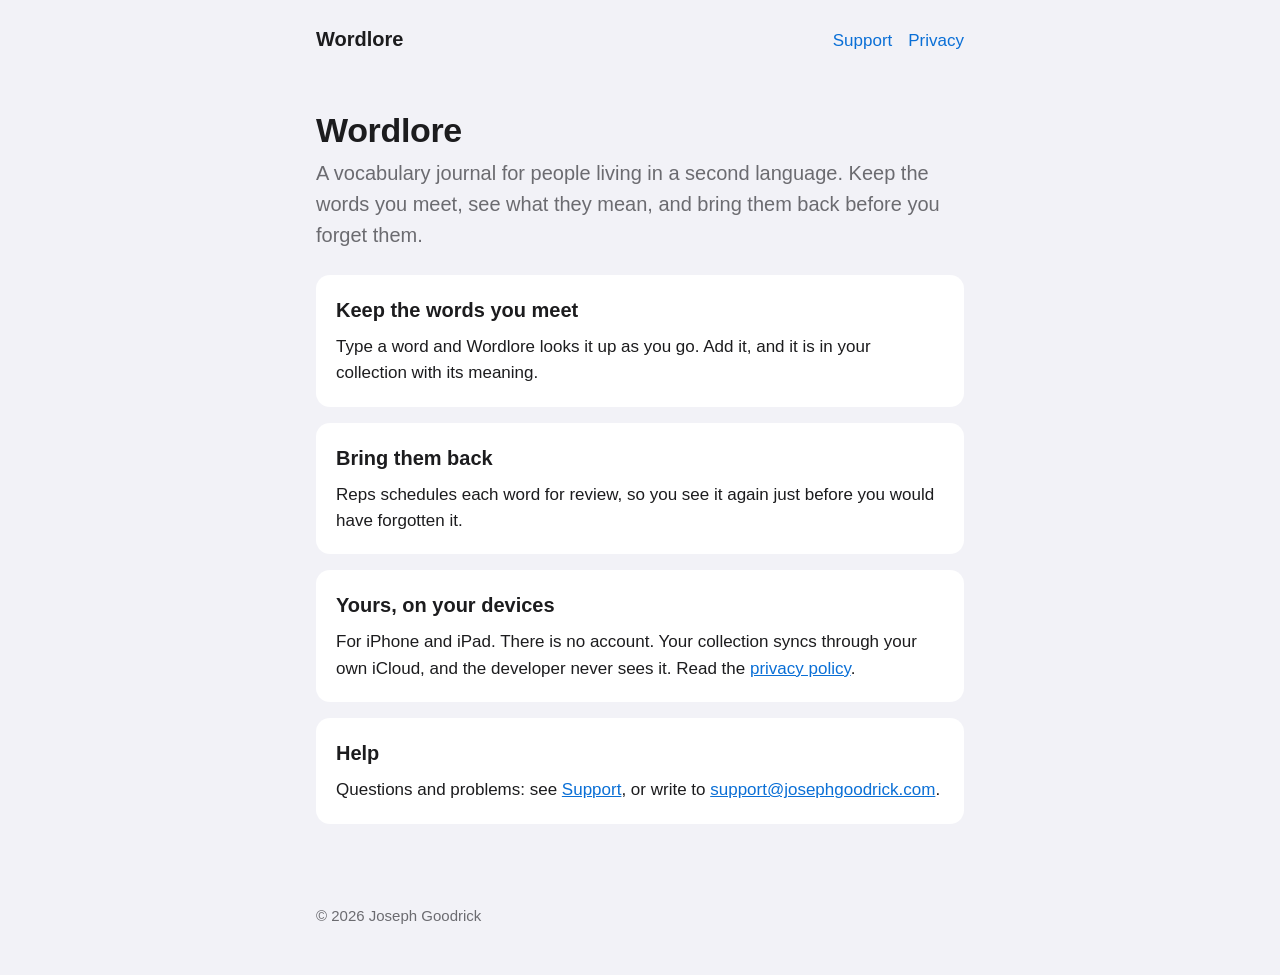
<file: index.html>
<!doctype html>
<html lang="en">
<head>
    <meta charset="utf-8">
    <meta name="viewport" content="width=device-width, initial-scale=1">
    <title>Wordlore · Vocabulary Journal</title>
    <meta name="description" content="Wordlore is a vocabulary journal for people living in a second language.">
    <link rel="stylesheet" href="style.css">
</head>
<body>
<header class="site">
    <a class="brand" href="./">Wordlore</a>
    <nav><a href="support/">Support</a><a href="privacy/">Privacy</a></nav>
</header>
<main>
    <h1>Wordlore</h1>
    <p class="lede">A vocabulary journal for people living in a second language. Keep the words you meet, see what they mean, and bring them back before you forget them.</p>

    <section class="card">
        <h2>Keep the words you meet</h2>
        <p>Type a word and Wordlore looks it up as you go. Add it, and it is in your collection with its meaning.</p>
    </section>

    <section class="card">
        <h2>Bring them back</h2>
        <p>Reps schedules each word for review, so you see it again just before you would have forgotten it.</p>
    </section>

    <section class="card">
        <h2>Yours, on your devices</h2>
        <p>For iPhone and iPad. There is no account. Your collection syncs through your own iCloud, and the developer never sees it. Read the <a href="privacy/">privacy policy</a>.</p>
    </section>

    <section class="card">
        <h2>Help</h2>
        <p>Questions and problems: see <a href="support/">Support</a>, or write to <a href="mailto:support@josephgoodrick.com">support@josephgoodrick.com</a>.</p>
    </section>
</main>
<footer>© 2026 Joseph Goodrick</footer>
</body>
</html>
</file>
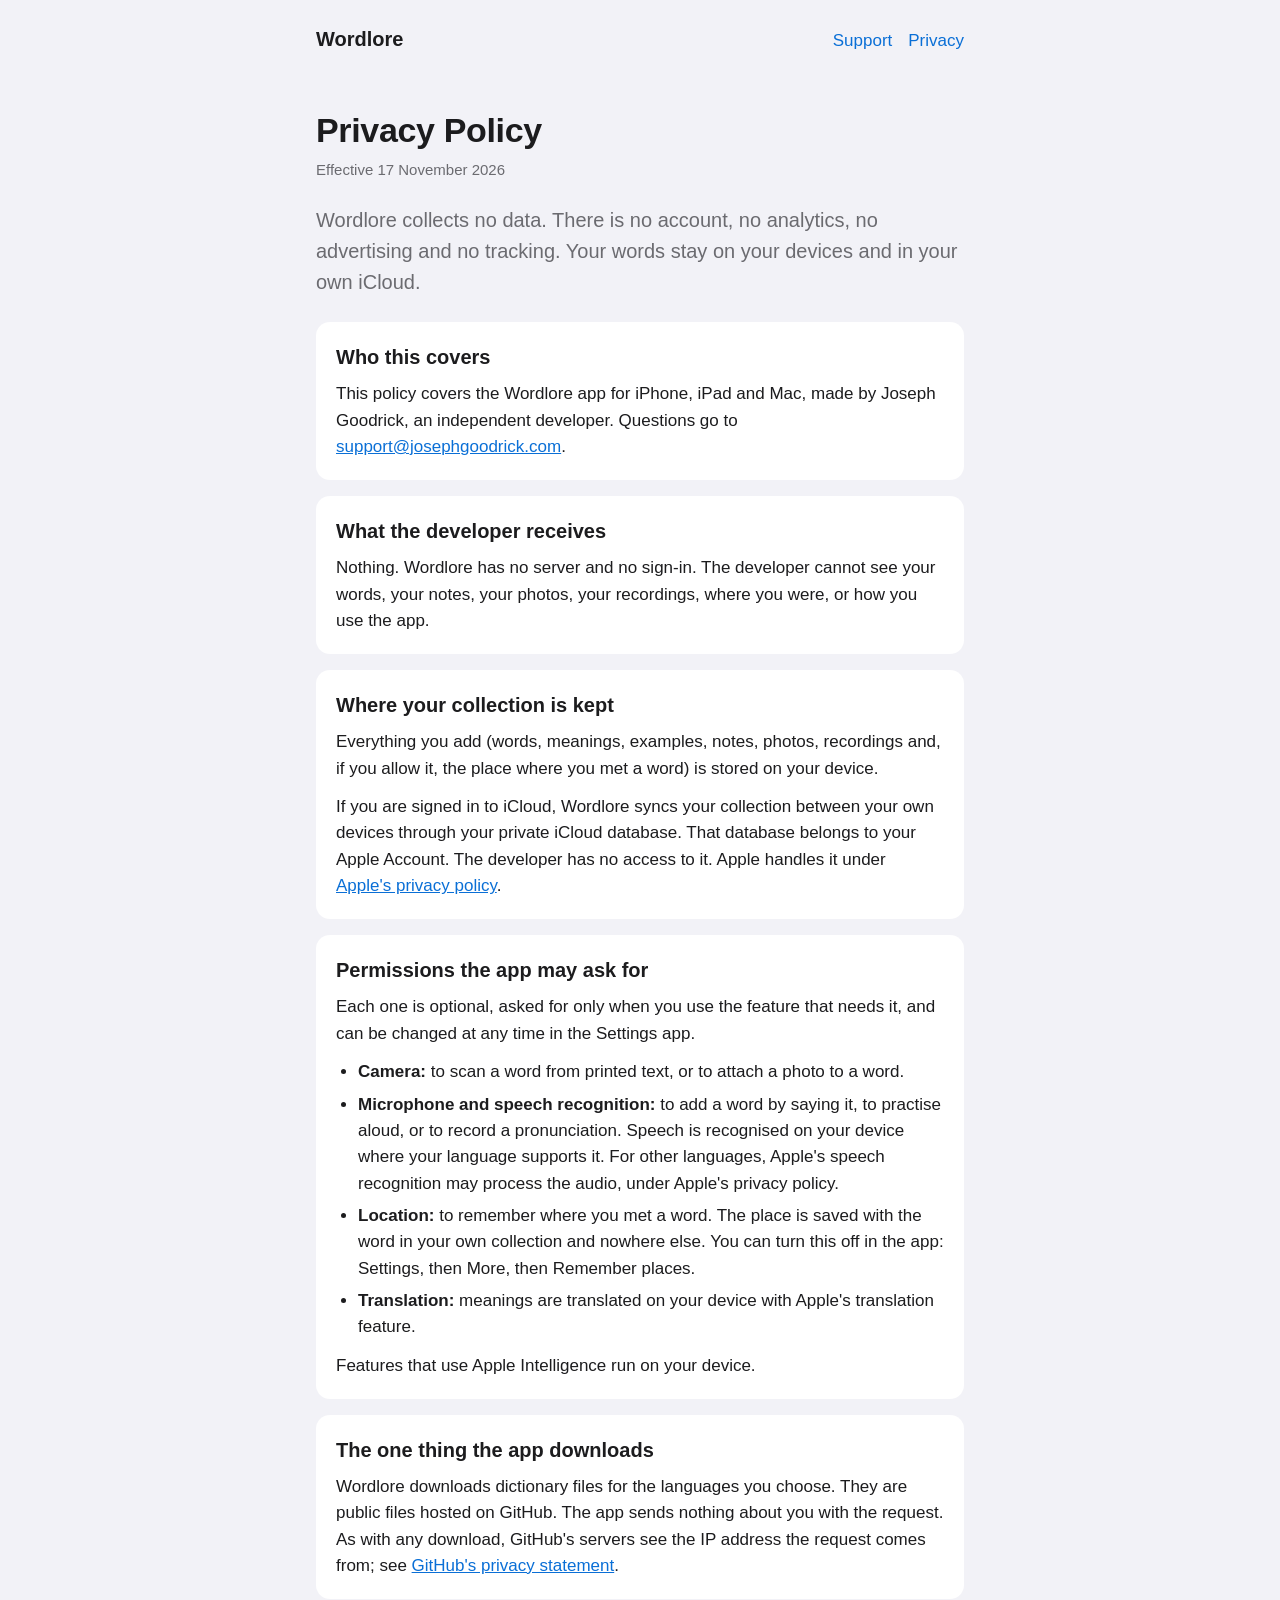
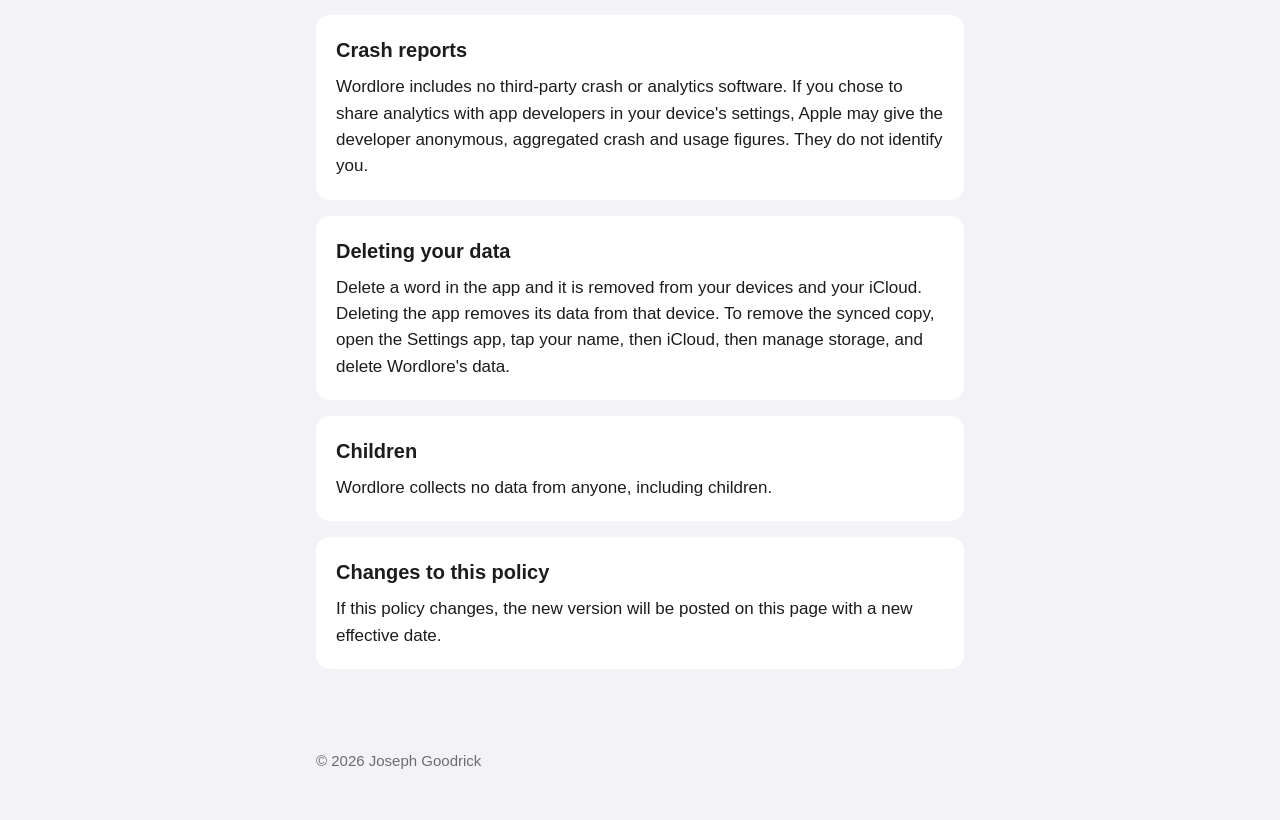
<file: privacy/index.html>
<!doctype html>
<html lang="en">
<head>
    <meta charset="utf-8">
    <meta name="viewport" content="width=device-width, initial-scale=1">
    <title>Privacy Policy · Wordlore</title>
    <meta name="description" content="Wordlore collects no data. Your words stay on your devices and in your own iCloud.">
    <link rel="stylesheet" href="../style.css">
</head>
<body>
<header class="site">
    <a class="brand" href="../">Wordlore</a>
    <nav><a href="../support/">Support</a><a href="./">Privacy</a></nav>
</header>
<main>
    <h1>Privacy Policy</h1>
    <p class="meta">Effective 17 November 2026</p>
    <p class="lede">Wordlore collects no data. There is no account, no analytics, no advertising and no tracking. Your words stay on your devices and in your own iCloud.</p>

    <section class="card">
        <h2>Who this covers</h2>
        <p>This policy covers the Wordlore app for iPhone, iPad and Mac, made by Joseph Goodrick, an independent developer. Questions go to <a href="mailto:support@josephgoodrick.com">support@josephgoodrick.com</a>.</p>
    </section>

    <section class="card">
        <h2>What the developer receives</h2>
        <p>Nothing. Wordlore has no server and no sign-in. The developer cannot see your words, your notes, your photos, your recordings, where you were, or how you use the app.</p>
    </section>

    <section class="card">
        <h2>Where your collection is kept</h2>
        <p>Everything you add (words, meanings, examples, notes, photos, recordings and, if you allow it, the place where you met a word) is stored on your device.</p>
        <p>If you are signed in to iCloud, Wordlore syncs your collection between your own devices through your private iCloud database. That database belongs to your Apple Account. The developer has no access to it. Apple handles it under <a href="https://www.apple.com/legal/privacy/">Apple's privacy policy</a>.</p>
    </section>

    <section class="card">
        <h2>Permissions the app may ask for</h2>
        <p>Each one is optional, asked for only when you use the feature that needs it, and can be changed at any time in the Settings app.</p>
        <ul>
            <li><strong>Camera:</strong> to scan a word from printed text, or to attach a photo to a word.</li>
            <li><strong>Microphone and speech recognition:</strong> to add a word by saying it, to practise aloud, or to record a pronunciation. Speech is recognised on your device where your language supports it. For other languages, Apple's speech recognition may process the audio, under Apple's privacy policy.</li>
            <li><strong>Location:</strong> to remember where you met a word. The place is saved with the word in your own collection and nowhere else. You can turn this off in the app: Settings, then More, then Remember places.</li>
            <li><strong>Translation:</strong> meanings are translated on your device with Apple's translation feature.</li>
        </ul>
        <p>Features that use Apple Intelligence run on your device.</p>
    </section>

    <section class="card">
        <h2>The one thing the app downloads</h2>
        <p>Wordlore downloads dictionary files for the languages you choose. They are public files hosted on GitHub. The app sends nothing about you with the request. As with any download, GitHub's servers see the IP address the request comes from; see <a href="https://docs.github.com/site-policy/privacy-policies/github-general-privacy-statement">GitHub's privacy statement</a>.</p>
    </section>

    <section class="card">
        <h2>Crash reports</h2>
        <p>Wordlore includes no third-party crash or analytics software. If you chose to share analytics with app developers in your device's settings, Apple may give the developer anonymous, aggregated crash and usage figures. They do not identify you.</p>
    </section>

    <section class="card">
        <h2>Deleting your data</h2>
        <p>Delete a word in the app and it is removed from your devices and your iCloud. Deleting the app removes its data from that device. To remove the synced copy, open the Settings app, tap your name, then iCloud, then manage storage, and delete Wordlore's data.</p>
    </section>

    <section class="card">
        <h2>Children</h2>
        <p>Wordlore collects no data from anyone, including children.</p>
    </section>

    <section class="card">
        <h2>Changes to this policy</h2>
        <p>If this policy changes, the new version will be posted on this page with a new effective date.</p>
    </section>
</main>
<footer>© 2026 Joseph Goodrick</footer>
</body>
</html>
</file>
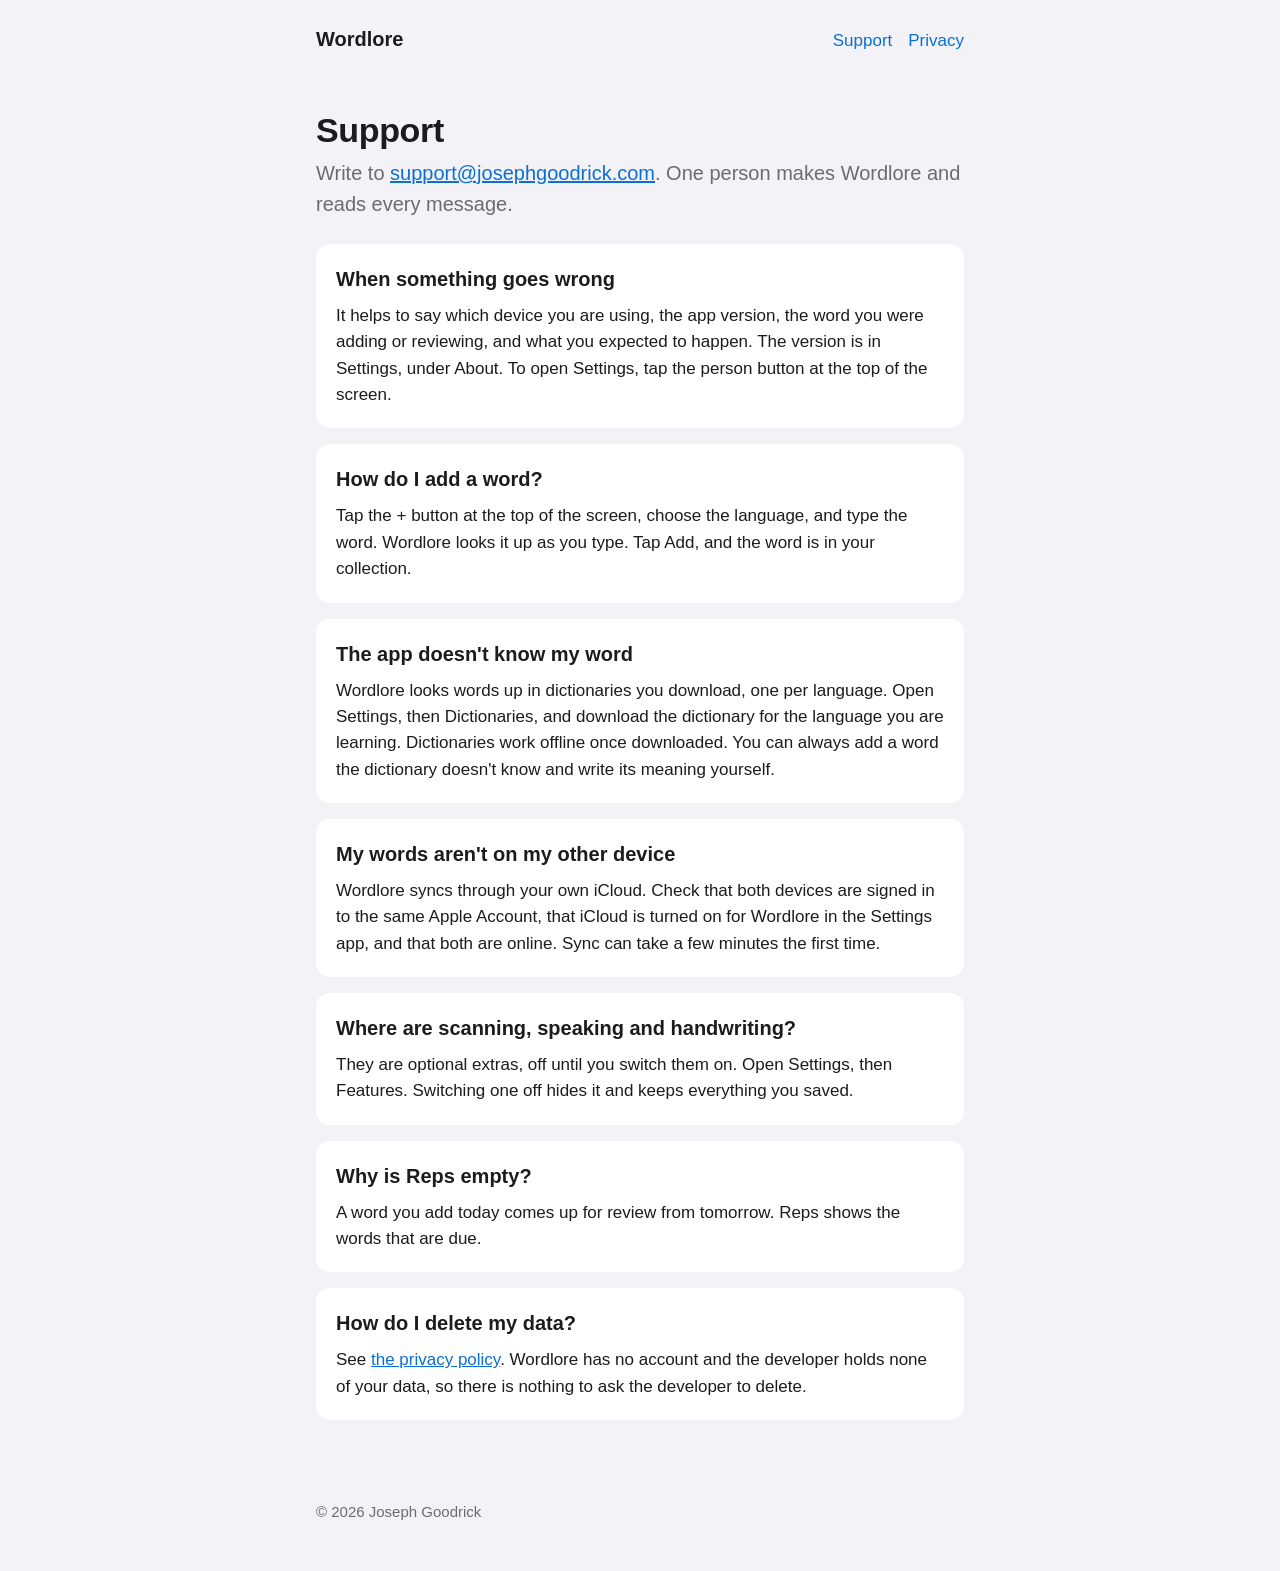
<file: support/index.html>
<!doctype html>
<html lang="en">
<head>
    <meta charset="utf-8">
    <meta name="viewport" content="width=device-width, initial-scale=1">
    <title>Support · Wordlore</title>
    <meta name="description" content="Help with Wordlore, and how to reach the developer.">
    <link rel="stylesheet" href="../style.css">
</head>
<body>
<header class="site">
    <a class="brand" href="../">Wordlore</a>
    <nav><a href="./">Support</a><a href="../privacy/">Privacy</a></nav>
</header>
<main>
    <h1>Support</h1>
    <p class="lede">Write to <a href="mailto:support@josephgoodrick.com">support@josephgoodrick.com</a>. One person makes Wordlore and reads every message.</p>

    <section class="card">
        <h2>When something goes wrong</h2>
        <p>It helps to say which device you are using, the app version, the word you were adding or reviewing, and what you expected to happen. The version is in Settings, under About. To open Settings, tap the person button at the top of the screen.</p>
    </section>

    <section class="card">
        <h2>How do I add a word?</h2>
        <p>Tap the + button at the top of the screen, choose the language, and type the word. Wordlore looks it up as you type. Tap Add, and the word is in your collection.</p>
    </section>

    <section class="card">
        <h2>The app doesn't know my word</h2>
        <p>Wordlore looks words up in dictionaries you download, one per language. Open Settings, then Dictionaries, and download the dictionary for the language you are learning. Dictionaries work offline once downloaded. You can always add a word the dictionary doesn't know and write its meaning yourself.</p>
    </section>

    <section class="card">
        <h2>My words aren't on my other device</h2>
        <p>Wordlore syncs through your own iCloud. Check that both devices are signed in to the same Apple Account, that iCloud is turned on for Wordlore in the Settings app, and that both are online. Sync can take a few minutes the first time.</p>
    </section>

    <section class="card">
        <h2>Where are scanning, speaking and handwriting?</h2>
        <p>They are optional extras, off until you switch them on. Open Settings, then Features. Switching one off hides it and keeps everything you saved.</p>
    </section>

    <section class="card">
        <h2>Why is Reps empty?</h2>
        <p>A word you add today comes up for review from tomorrow. Reps shows the words that are due.</p>
    </section>

    <section class="card">
        <h2>How do I delete my data?</h2>
        <p>See <a href="../privacy/">the privacy policy</a>. Wordlore has no account and the developer holds none of your data, so there is nothing to ask the developer to delete.</p>
    </section>
</main>
<footer>© 2026 Joseph Goodrick</footer>
</body>
</html>
</file>
<file: style.css>
:root {
    color-scheme: light dark;
    --canvas: #f2f2f7;
    --card: #ffffff;
    --text: #1c1c1e;
    --secondary: #6b6b70;
    --hairline: #d9d9de;
    --accent: #0a6fd6;
}

@media (prefers-color-scheme: dark) {
    :root {
        --canvas: #000000;
        --card: #1c1c1e;
        --text: #f5f5f7;
        --secondary: #a1a1a6;
        --hairline: #2c2c2e;
        --accent: #4fc8f2;
    }
}

* { box-sizing: border-box; }

body {
    margin: 0;
    background: var(--canvas);
    color: var(--text);
    font: 17px/1.55 -apple-system, BlinkMacSystemFont, "SF Pro Text", "Helvetica Neue", Arial, sans-serif;
    -webkit-text-size-adjust: 100%;
}

main {
    max-width: 680px;
    margin: 0 auto;
    padding: 32px 16px 64px;
}

header.site {
    max-width: 680px;
    margin: 0 auto;
    padding: 24px 16px 0;
    display: flex;
    flex-wrap: wrap;
    gap: 8px 20px;
    align-items: baseline;
}

header.site .brand {
    font-weight: 700;
    font-size: 20px;
    color: var(--text);
    text-decoration: none;
    margin-right: auto;
}

header.site nav a {
    color: var(--accent);
    text-decoration: none;
    margin-left: 16px;
}

header.site nav a:first-child { margin-left: 0; }

h1 {
    font-size: 34px;
    line-height: 1.15;
    letter-spacing: -0.01em;
    margin: 24px 0 8px;
}

h2 {
    font-size: 20px;
    margin: 0 0 8px;
}

p, ul { margin: 0 0 12px; }
ul { padding-left: 22px; }
li { margin-bottom: 6px; }

a { color: var(--accent); }

.lede {
    font-size: 20px;
    color: var(--secondary);
    margin-bottom: 24px;
}

.meta {
    color: var(--secondary);
    font-size: 15px;
    margin-bottom: 24px;
}

section.card {
    background: var(--card);
    border-radius: 14px;
    padding: 20px;
    margin-bottom: 16px;
}

section.card > :last-child { margin-bottom: 0; }

footer {
    max-width: 680px;
    margin: 0 auto;
    padding: 0 16px 48px;
    color: var(--secondary);
    font-size: 15px;
}
</file>
